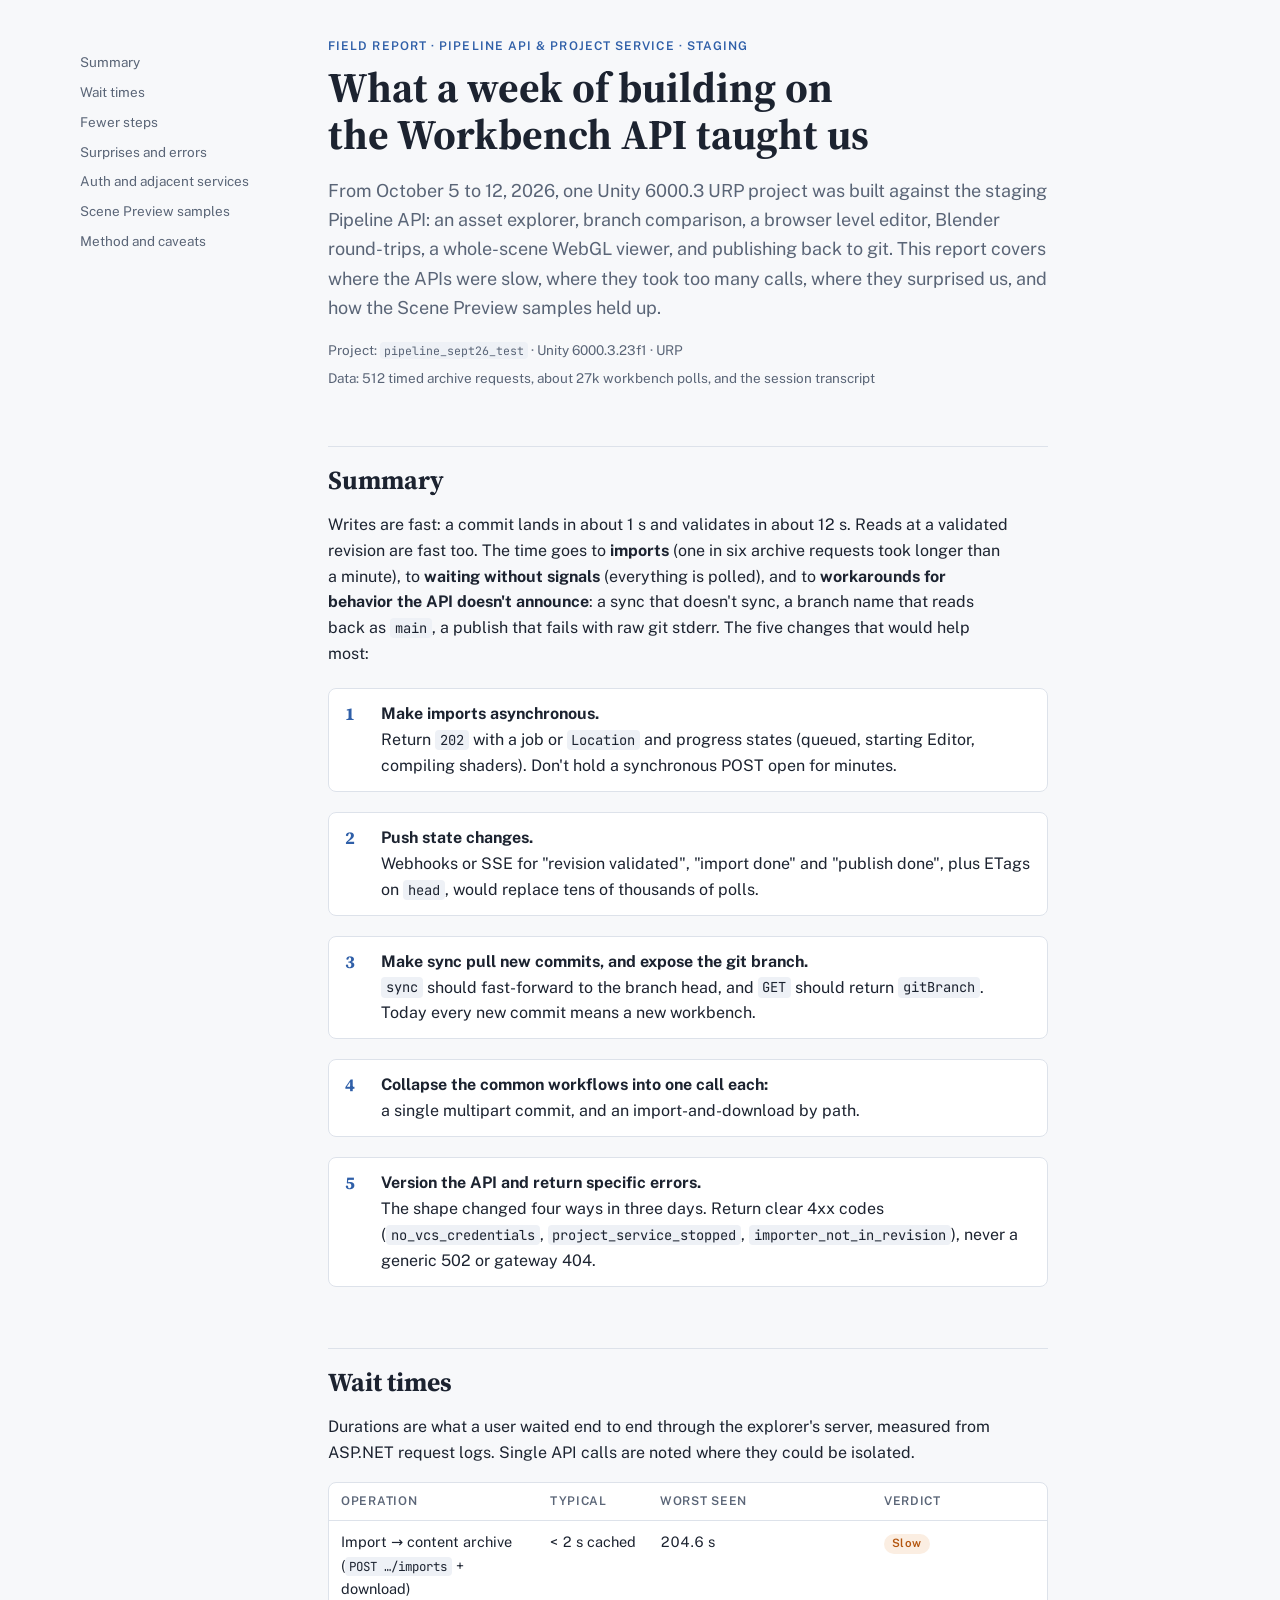
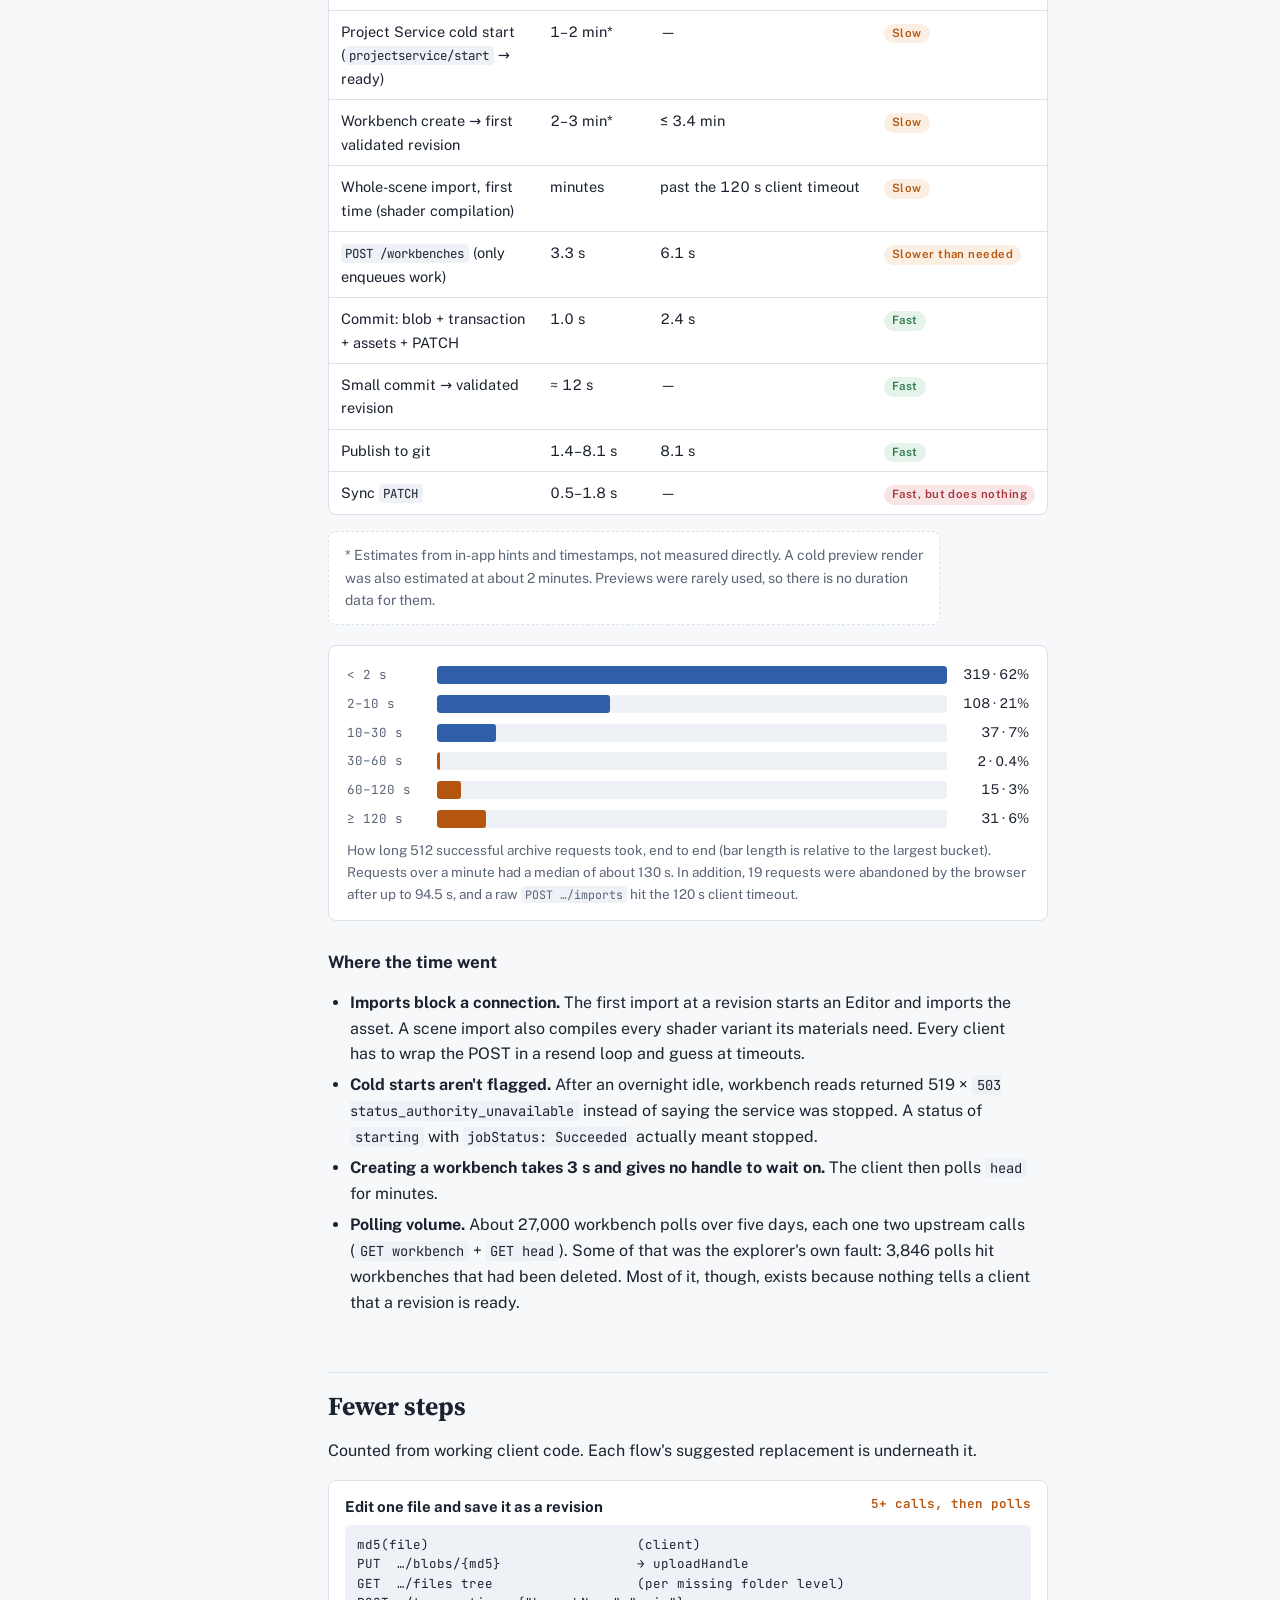
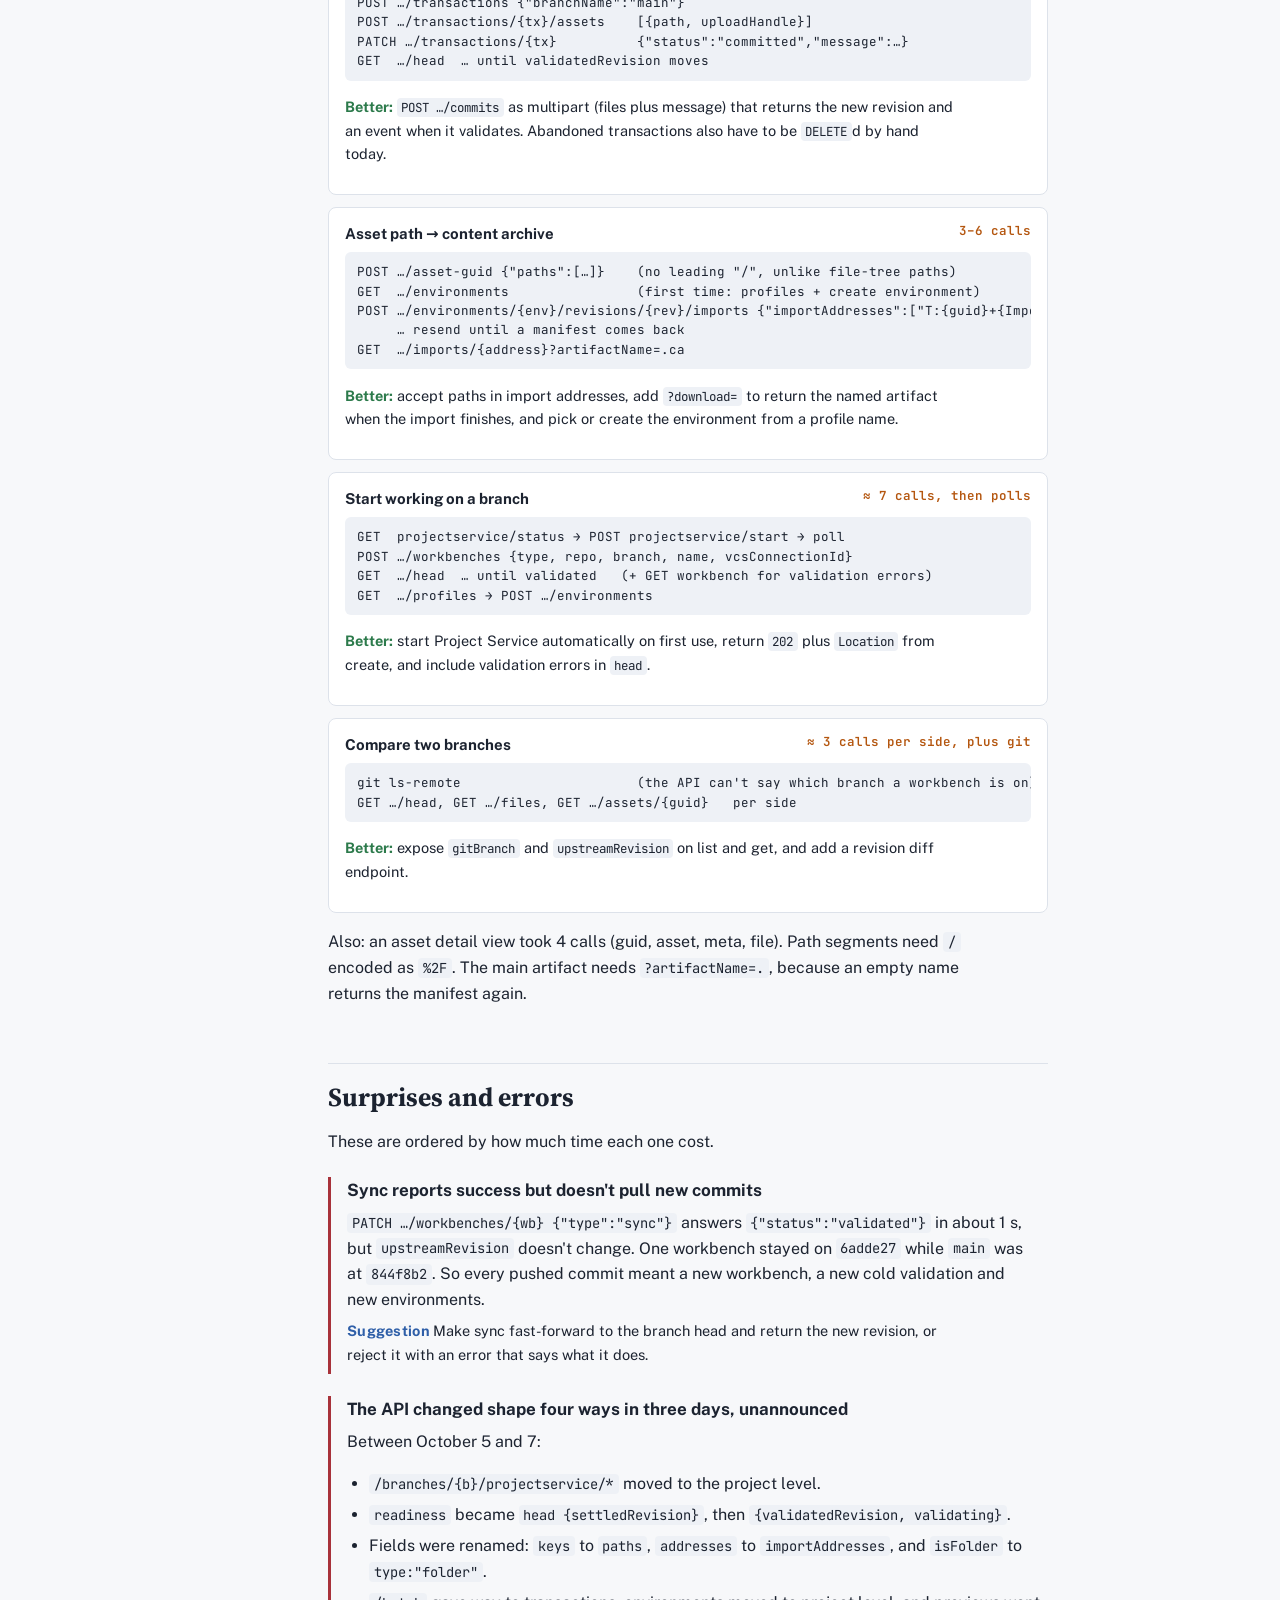
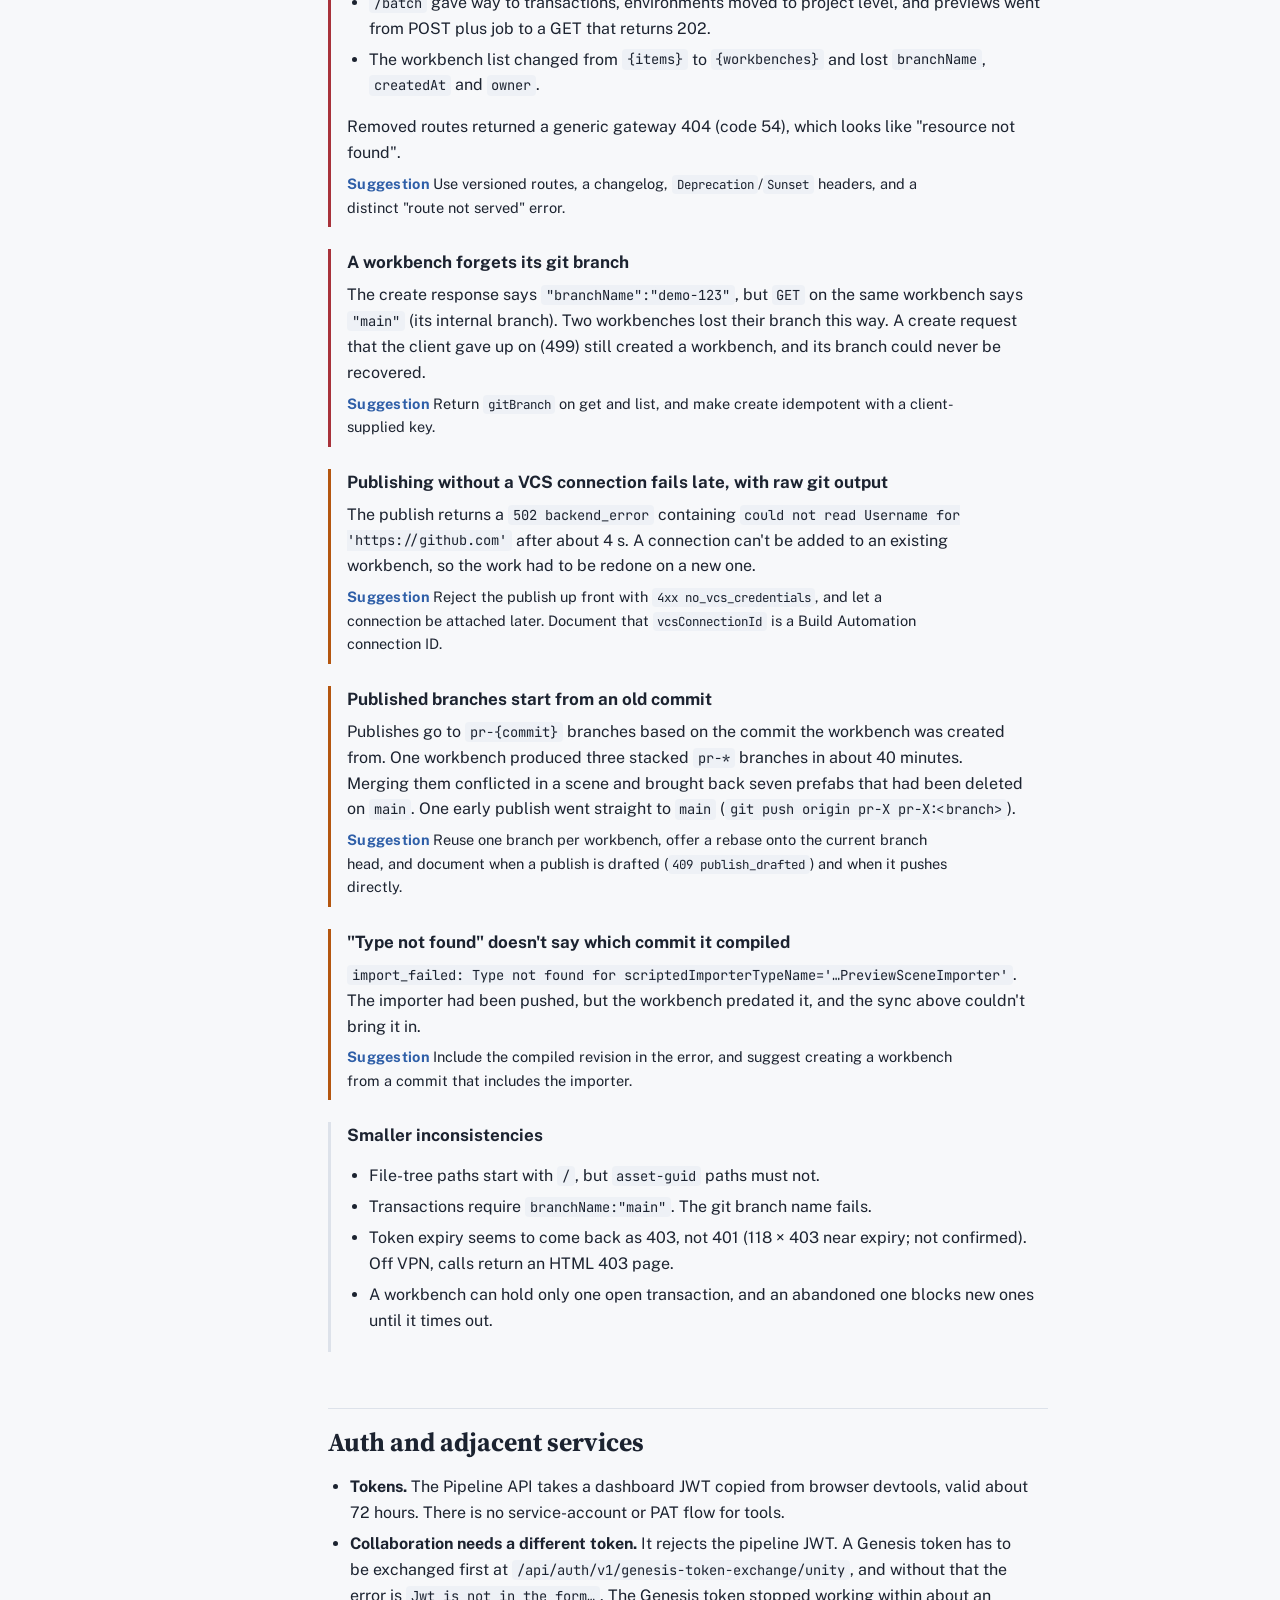
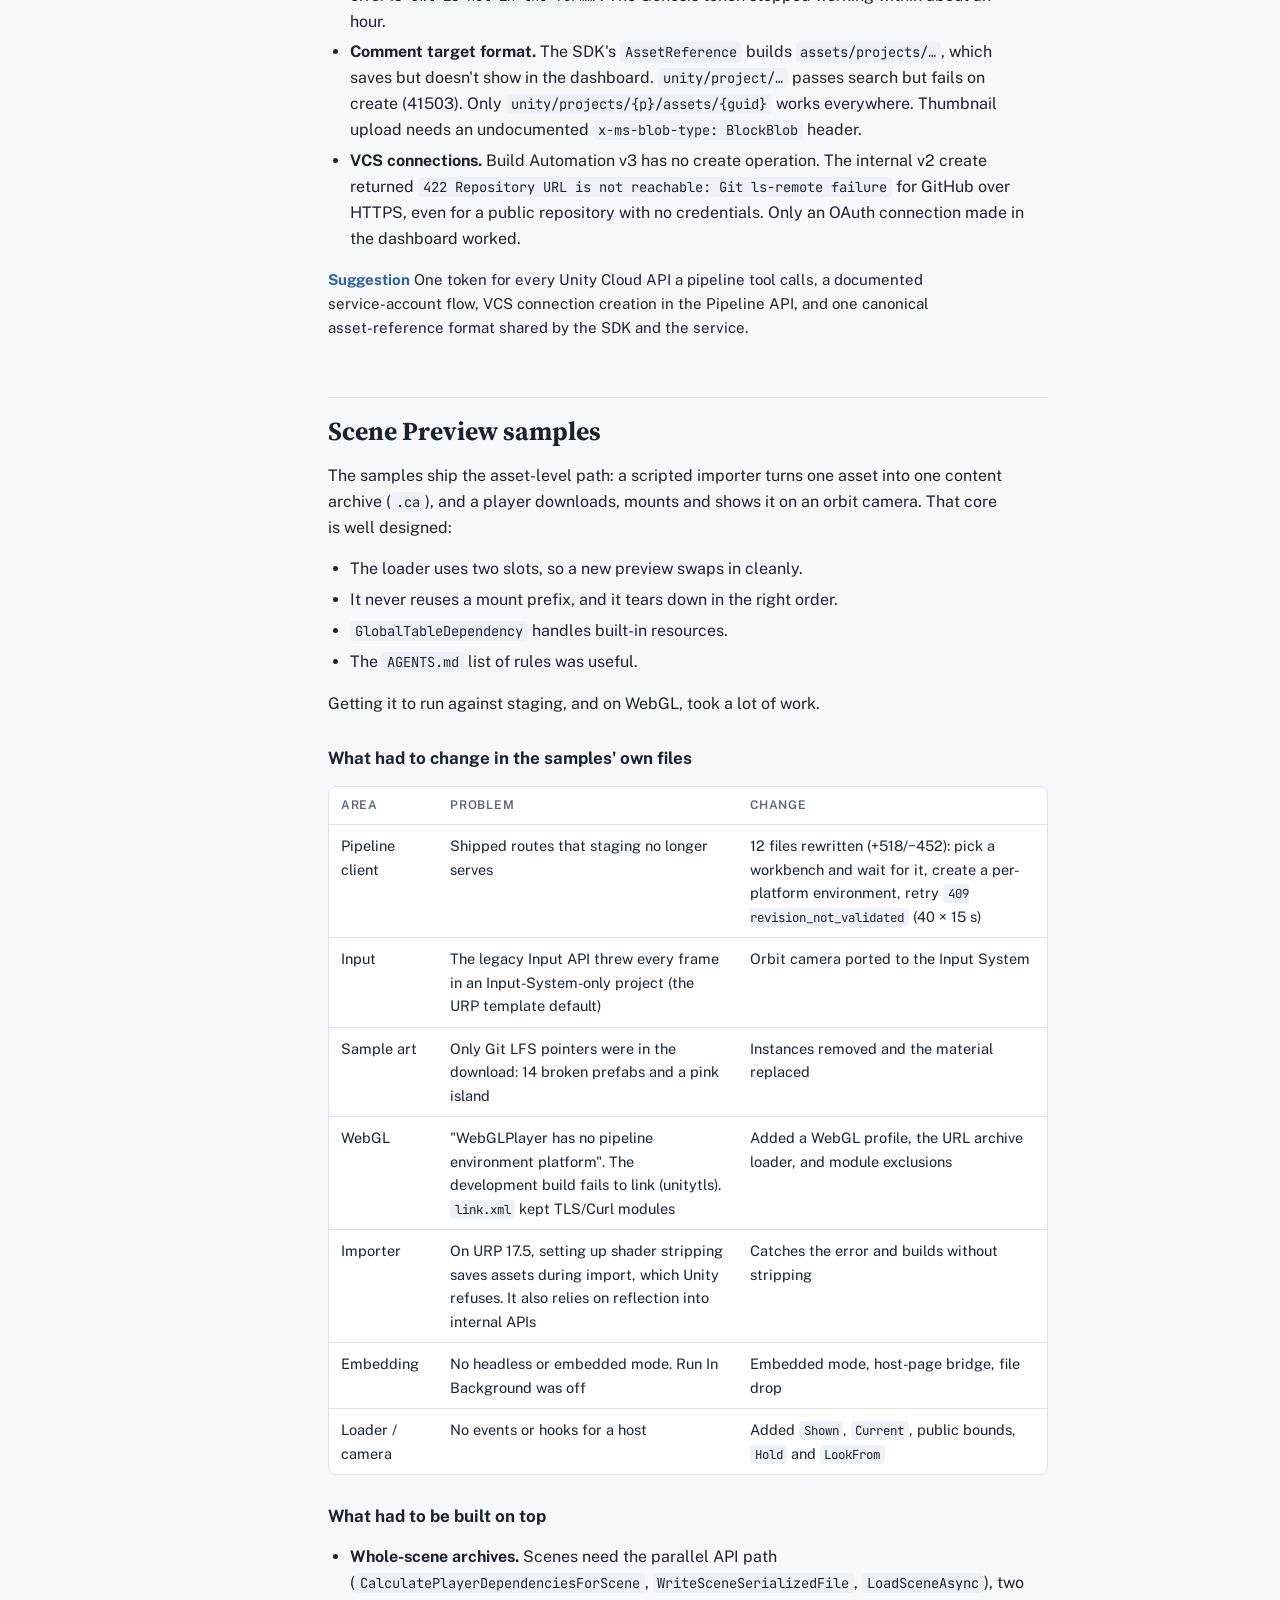
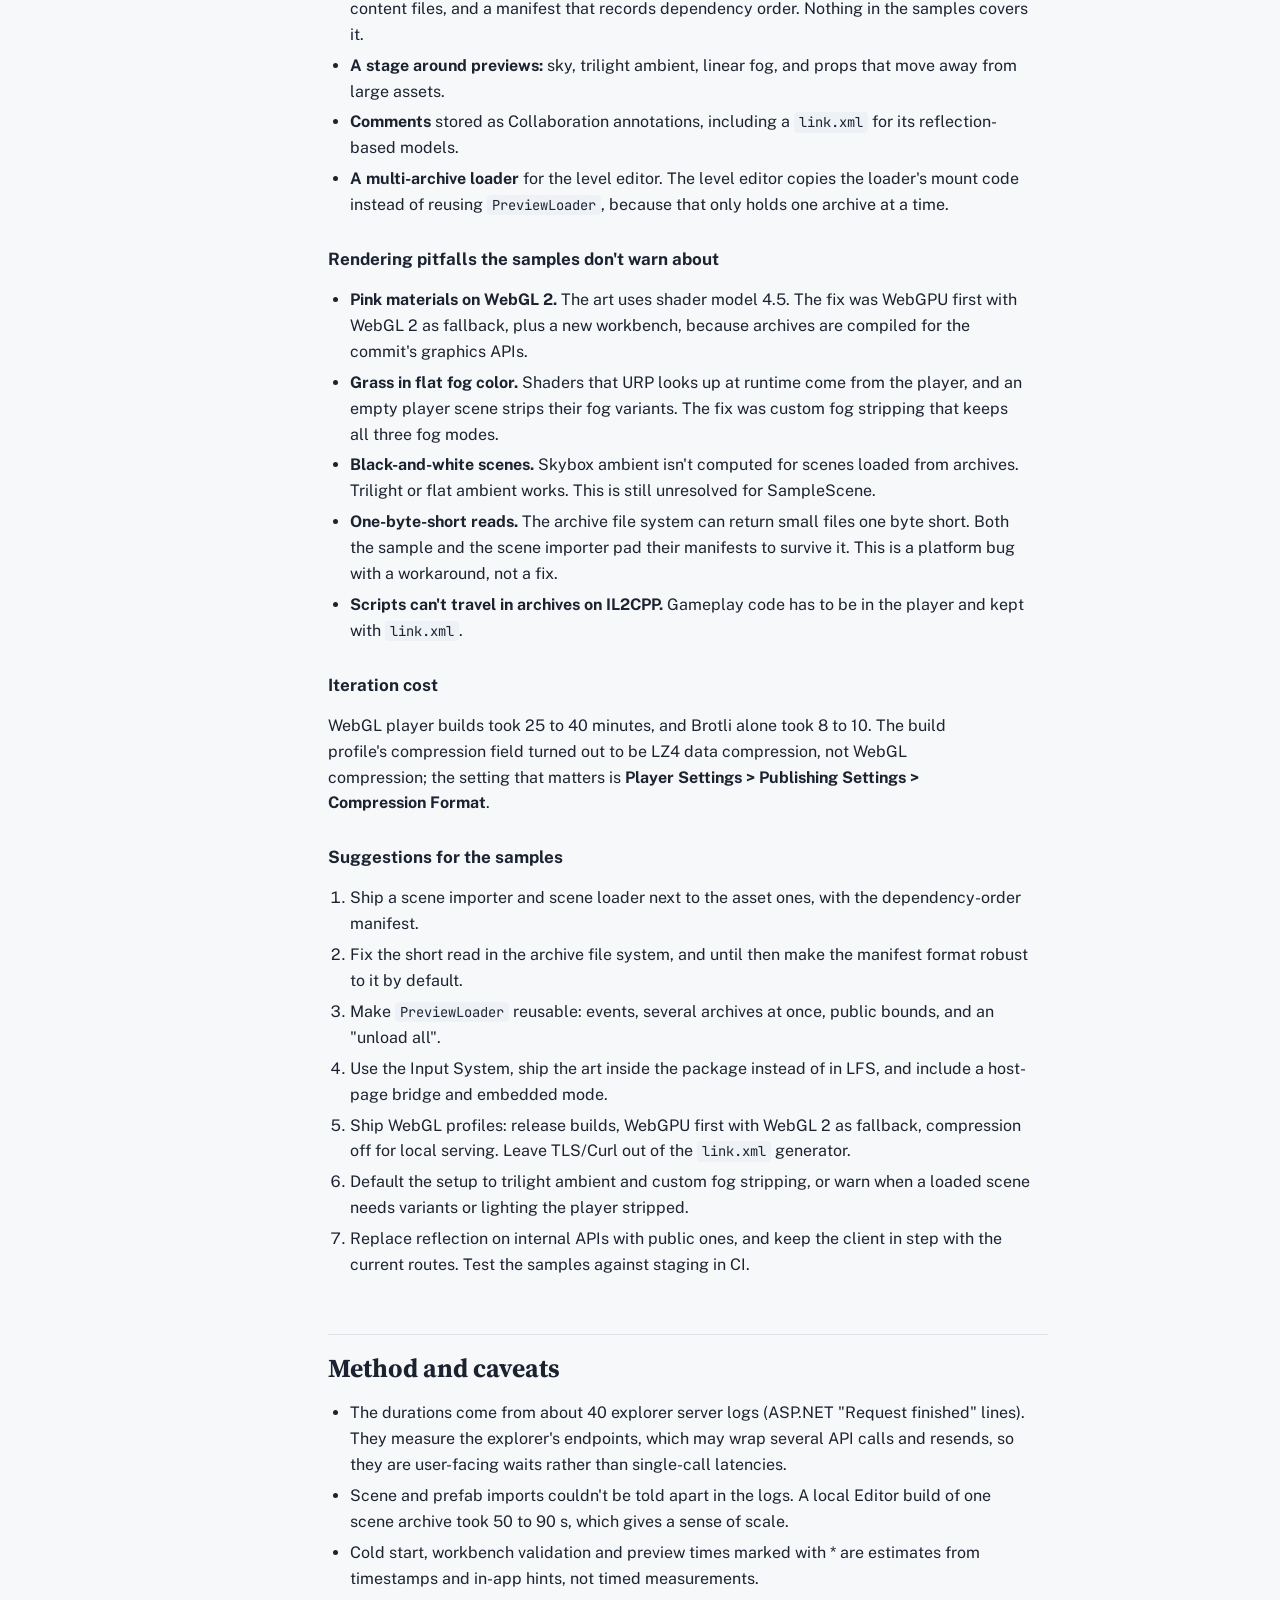
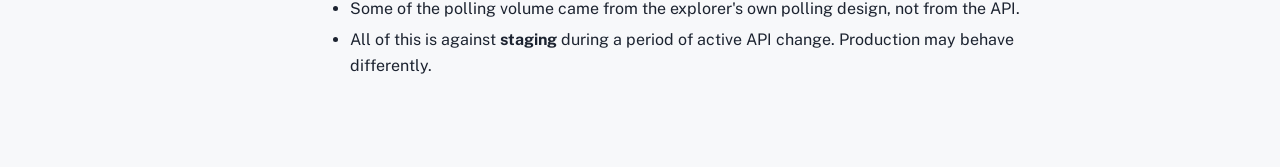
<file: docs/reports/pipeline-api-field-report.html>
<!doctype html>
<html lang="en">
<head>
<meta charset="utf-8">
<meta name="viewport" content="width=device-width, initial-scale=1">
<title>Pipeline API Field Report</title>
<link rel="preconnect" href="https://fonts.googleapis.com">
<link rel="stylesheet" href="https://fonts.googleapis.com/css2?family=Source+Serif+4:opsz,wght@8..60,600;8..60,700&family=Public+Sans:wght@400;600;700&family=JetBrains+Mono:wght@400;600&display=swap">
<style>
/* Layout: single reading column (~70ch) with a sticky section index on wide screens; tables and code scroll inside their own boxes. */
:root {
  --bg: #f7f8fa; --surface: #ffffff; --fg: #1c2330; --muted: #5a6577; --line: #dde2ea;
  --accent: #2f5fa8; --slow: #b4560f; --slow-bg: #fbeee2; --ok: #2c7a4b; --ok-bg: #e5f3ea; --bad: #a8323a; --bad-bg: #f8e6e7;
  --code-bg: #eef1f6;
  --display: "Source Serif 4", Georgia, serif;
  --body: "Public Sans", "Segoe UI", system-ui, sans-serif;
  --mono: "JetBrains Mono", Consolas, monospace;
}
@media (prefers-color-scheme: dark) { :root:not([data-theme="light"]) {
  --bg: #12161d; --surface: #191f28; --fg: #e3e8ef; --muted: #98a3b4; --line: #2a3340;
  --accent: #7ea6e6; --slow: #f0a868; --slow-bg: #33241a; --ok: #6fcf97; --ok-bg: #16291f; --bad: #f08a90; --bad-bg: #331a1d; --code-bg: #212833; color-scheme: dark; } }
:root[data-theme="dark"] {
  --bg: #12161d; --surface: #191f28; --fg: #e3e8ef; --muted: #98a3b4; --line: #2a3340;
  --accent: #7ea6e6; --slow: #f0a868; --slow-bg: #33241a; --ok: #6fcf97; --ok-bg: #16291f; --bad: #f08a90; --bad-bg: #331a1d; --code-bg: #212833; color-scheme: dark; }

* { box-sizing: border-box; }
body { margin: 0; background: var(--bg); color: var(--fg); font: 16px/1.62 var(--body); padding-inline: 16px; padding-block: 0 72px; }
.wrap { max-width: 1120px; margin: 0 auto; display: grid; grid-template-columns: 200px minmax(0, 1fr); gap: 48px; }
aside { position: sticky; top: env(safe-area-inset-top, 0px); align-self: start; padding-top: 48px; font-size: 13.5px; }
aside a { display: block; color: var(--muted); text-decoration: none; padding: 4px 0; }
aside a:hover, aside a:focus-visible { color: var(--accent); }
main { min-width: 0; max-width: 72ch; padding-top: 40px; }
header .eyebrow { font: 600 12px/1 var(--body); letter-spacing: .09em; text-transform: uppercase; color: var(--accent); }
h1 { font: 700 clamp(30px, 4.6vw, 42px)/1.12 var(--display); margin: 12px 0 14px; text-wrap: balance; }
h2 { font: 700 26px/1.2 var(--display); margin: 56px 0 14px; padding-top: 18px; border-top: 1px solid var(--line); text-wrap: balance; }
h3 { font: 700 17px/1.35 var(--body); margin: 30px 0 8px; text-wrap: balance; }
p, li { max-width: 68ch; }
.lede { font-size: 18px; color: var(--muted); }
.meta { font-size: 13.5px; color: var(--muted); display: flex; flex-wrap: wrap; gap: 6px 20px; margin-top: 18px; }
a { color: var(--accent); }
code { font: 0.86em var(--mono); background: var(--code-bg); padding: .08em .35em; border-radius: 4px; overflow-wrap: anywhere; }
ul, ol { padding-left: 22px; } li { margin: 5px 0; }

.asks { display: grid; gap: 10px; counter-reset: ask; padding: 0; list-style: none; }
.asks li { counter-increment: ask; background: var(--surface); border: 1px solid var(--line); border-radius: 8px; padding: 12px 16px 12px 52px; position: relative; max-width: none; }
.asks li::before { content: counter(ask); position: absolute; left: 16px; top: 12px; font: 700 18px/1.4 var(--display); color: var(--accent); }
.asks b { display: block; }

.tbl { overflow-x: auto; margin: 16px 0; border: 1px solid var(--line); border-radius: 8px; background: var(--surface); }
table { border-collapse: collapse; width: 100%; font-size: 14.5px; min-width: 560px; }
th, td { text-align: left; vertical-align: top; padding: 9px 12px; border-bottom: 1px solid var(--line); }
tr:last-child td { border-bottom: 0; }
th { font-size: 12px; letter-spacing: .06em; text-transform: uppercase; color: var(--muted); font-weight: 600; }
td.num { font-variant-numeric: tabular-nums; white-space: nowrap; }
.pill { display: inline-block; font: 600 11.5px/1 var(--body); letter-spacing: .04em; padding: 4px 8px; border-radius: 999px; white-space: nowrap; }
.pill.slow { color: var(--slow); background: var(--slow-bg); }
.pill.ok { color: var(--ok); background: var(--ok-bg); }
.pill.bad { color: var(--bad); background: var(--bad-bg); }

figure { margin: 20px 0; background: var(--surface); border: 1px solid var(--line); border-radius: 8px; padding: 18px 18px 14px; }
figcaption { font-size: 13.5px; color: var(--muted); margin-top: 10px; }
.bars { display: grid; grid-template-columns: 78px minmax(0, 1fr) 70px; gap: 7px 12px; align-items: center; font-size: 13.5px; }
.bars .lab { color: var(--muted); font-family: var(--mono); font-size: 12.5px; }
.bars .track { height: 18px; background: var(--code-bg); border-radius: 3px; overflow: hidden; }
.bars .fill { height: 100%; background: var(--accent); border-radius: 3px; }
.bars .fill.s { background: var(--slow); }
.bars .n { font-variant-numeric: tabular-nums; text-align: right; }

.flow { display: grid; gap: 12px; margin: 16px 0; }
.flow > div { background: var(--surface); border: 1px solid var(--line); border-radius: 8px; padding: 14px 16px; min-width: 0; }
.flow h4 { margin: 0 0 6px; font-size: 15px; display: flex; justify-content: space-between; gap: 12px; flex-wrap: wrap; }
.flow .calls { font: 600 12.5px var(--mono); color: var(--slow); white-space: nowrap; }
.flow pre { margin: 6px 0; font: 12.5px/1.55 var(--mono); background: var(--code-bg); padding: 10px 12px; border-radius: 6px; overflow-x: auto; }
.flow .better { font-size: 14.5px; color: var(--fg); }
.flow .better b { color: var(--ok); }

.finding { border-left: 3px solid var(--line); padding: 2px 0 2px 16px; margin: 22px 0; }
.finding.hi { border-color: var(--bad); }
.finding.md { border-color: var(--slow); }
.finding h3 { margin-top: 0; }
.finding p { margin: 6px 0; }
.finding .fix { font-size: 14.5px; }
.finding .fix::before { content: "Suggestion  "; font-weight: 700; color: var(--accent); letter-spacing: .02em; }

.note { font-size: 14px; color: var(--muted); background: var(--surface); border: 1px dashed var(--line); border-radius: 8px; padding: 12px 16px; }
@media (max-width: 860px) { .wrap { grid-template-columns: 1fr; gap: 0; } aside { display: none; } main { padding-top: 28px; } }
@media (max-width: 480px) { .bars { grid-template-columns: 64px minmax(0, 1fr) 56px; } }
</style>
</head>
<body>

<div class="wrap">
<aside aria-label="Sections">
  <a href="#summary">Summary</a>
  <a href="#waits">Wait times</a>
  <a href="#steps">Fewer steps</a>
  <a href="#behavior">Surprises and errors</a>
  <a href="#auth">Auth and adjacent services</a>
  <a href="#samples">Scene Preview samples</a>
  <a href="#method">Method and caveats</a>
</aside>

<main>
<header>
  <div class="eyebrow">Field report · Pipeline API &amp; Project Service · staging</div>
  <h1>What a week of building on the Workbench API taught us</h1>
  <p class="lede">From October 5 to 12, 2026, one Unity 6000.3 URP project was built against the staging Pipeline API: an asset explorer, branch comparison, a browser level editor, Blender round-trips, a whole-scene WebGL viewer, and publishing back to git. This report covers where the APIs were slow, where they took too many calls, where they surprised us, and how the Scene Preview samples held up.</p>
  <div class="meta"><span>Project: <code>pipeline_sept26_test</code> · Unity 6000.3.23f1 · URP</span><span>Data: 512 timed archive requests, about 27k workbench polls, and the session transcript</span></div>
</header>

<h2 id="summary">Summary</h2>
<p>Writes are fast: a commit lands in about 1 s and validates in about 12 s. Reads at a validated revision are fast too. The time goes to <strong>imports</strong> (one in six archive requests took longer than a minute), to <strong>waiting without signals</strong> (everything is polled), and to <strong>workarounds for behavior the API doesn't announce</strong>: a sync that doesn't sync, a branch name that reads back as <code>main</code>, a publish that fails with raw git stderr. The five changes that would help most:</p>
<ol class="asks">
  <li><b>Make imports asynchronous.</b> Return <code>202</code> with a job or <code>Location</code> and progress states (queued, starting Editor, compiling shaders). Don't hold a synchronous POST open for minutes.</li>
  <li><b>Push state changes.</b> Webhooks or SSE for "revision validated", "import done" and "publish done", plus ETags on <code>head</code>, would replace tens of thousands of polls.</li>
  <li><b>Make sync pull new commits, and expose the git branch.</b> <code>sync</code> should fast-forward to the branch head, and <code>GET</code> should return <code>gitBranch</code>. Today every new commit means a new workbench.</li>
  <li><b>Collapse the common workflows into one call each:</b> a single multipart commit, and an import-and-download by path.</li>
  <li><b>Version the API and return specific errors.</b> The shape changed four ways in three days. Return clear 4xx codes (<code>no_vcs_credentials</code>, <code>project_service_stopped</code>, <code>importer_not_in_revision</code>), never a generic 502 or gateway 404.</li>
</ol>

<h2 id="waits">Wait times</h2>
<p>Durations are what a user waited end to end through the explorer's server, measured from ASP.NET request logs. Single API calls are noted where they could be isolated.</p>

<div class="tbl"><table>
<thead><tr><th>Operation</th><th>Typical</th><th>Worst seen</th><th>Verdict</th></tr></thead>
<tbody>
<tr><td>Import → content archive (<code>POST …/imports</code> + download)</td><td class="num">&lt; 2 s cached</td><td class="num">204.6 s</td><td><span class="pill slow">Slow</span></td></tr>
<tr><td>Project Service cold start (<code>projectservice/start</code> → ready)</td><td class="num">1–2 min*</td><td class="num">—</td><td><span class="pill slow">Slow</span></td></tr>
<tr><td>Workbench create → first validated revision</td><td class="num">2–3 min*</td><td class="num">≤ 3.4 min</td><td><span class="pill slow">Slow</span></td></tr>
<tr><td>Whole-scene import, first time (shader compilation)</td><td class="num">minutes</td><td class="num">past the 120 s client timeout</td><td><span class="pill slow">Slow</span></td></tr>
<tr><td><code>POST /workbenches</code> (only enqueues work)</td><td class="num">3.3 s</td><td class="num">6.1 s</td><td><span class="pill slow">Slower than needed</span></td></tr>
<tr><td>Commit: blob + transaction + assets + PATCH</td><td class="num">1.0 s</td><td class="num">2.4 s</td><td><span class="pill ok">Fast</span></td></tr>
<tr><td>Small commit → validated revision</td><td class="num">≈ 12 s</td><td class="num">—</td><td><span class="pill ok">Fast</span></td></tr>
<tr><td>Publish to git</td><td class="num">1.4–8.1 s</td><td class="num">8.1 s</td><td><span class="pill ok">Fast</span></td></tr>
<tr><td>Sync <code>PATCH</code></td><td class="num">0.5–1.8 s</td><td class="num">—</td><td><span class="pill bad">Fast, but does nothing</span></td></tr>
</tbody></table></div>
<p class="note">* Estimates from in-app hints and timestamps, not measured directly. A cold preview render was also estimated at about 2 minutes. Previews were rarely used, so there is no duration data for them.</p>

<figure>
  <div class="bars" role="img" aria-label="Distribution of 512 archive request durations">
    <span class="lab">&lt; 2 s</span><div class="track"><div class="fill" style="width:100%"></div></div><span class="n">319 · 62%</span>
    <span class="lab">2–10 s</span><div class="track"><div class="fill" style="width:33.9%"></div></div><span class="n">108 · 21%</span>
    <span class="lab">10–30 s</span><div class="track"><div class="fill" style="width:11.6%"></div></div><span class="n">37 · 7%</span>
    <span class="lab">30–60 s</span><div class="track"><div class="fill s" style="width:0.6%"></div></div><span class="n">2 · 0.4%</span>
    <span class="lab">60–120 s</span><div class="track"><div class="fill s" style="width:4.7%"></div></div><span class="n">15 · 3%</span>
    <span class="lab">≥ 120 s</span><div class="track"><div class="fill s" style="width:9.7%"></div></div><span class="n">31 · 6%</span>
  </div>
  <figcaption>How long 512 successful archive requests took, end to end (bar length is relative to the largest bucket). Requests over a minute had a median of about 130 s. In addition, 19 requests were abandoned by the browser after up to 94.5 s, and a raw <code>POST …/imports</code> hit the 120 s client timeout.</figcaption>
</figure>

<h3>Where the time went</h3>
<ul>
  <li><strong>Imports block a connection.</strong> The first import at a revision starts an Editor and imports the asset. A scene import also compiles every shader variant its materials need. Every client has to wrap the POST in a resend loop and guess at timeouts.</li>
  <li><strong>Cold starts aren't flagged.</strong> After an overnight idle, workbench reads returned 519 × <code>503 status_authority_unavailable</code> instead of saying the service was stopped. A status of <code>starting</code> with <code>jobStatus: Succeeded</code> actually meant stopped.</li>
  <li><strong>Creating a workbench takes 3 s and gives no handle to wait on.</strong> The client then polls <code>head</code> for minutes.</li>
  <li><strong>Polling volume.</strong> About 27,000 workbench polls over five days, each one two upstream calls (<code>GET workbench</code> + <code>GET head</code>). Some of that was the explorer's own fault: 3,846 polls hit workbenches that had been deleted. Most of it, though, exists because nothing tells a client that a revision is ready.</li>
</ul>

<h2 id="steps">Fewer steps</h2>
<p>Counted from working client code. Each flow's suggested replacement is underneath it.</p>
<div class="flow">
  <div>
    <h4>Edit one file and save it as a revision <span class="calls">5+ calls, then polls</span></h4>
<pre>md5(file)                          (client)
PUT  …/blobs/{md5}                 → uploadHandle
GET  …/files tree                  (per missing folder level)
POST …/transactions {"branchName":"main"}
POST …/transactions/{tx}/assets    [{path, uploadHandle}]
PATCH …/transactions/{tx}          {"status":"committed","message":…}
GET  …/head  … until validatedRevision moves</pre>
    <p class="better"><b>Better:</b> <code>POST …/commits</code> as multipart (files plus message) that returns the new revision and an event when it validates. Abandoned transactions also have to be <code>DELETE</code>d by hand today.</p>
  </div>
  <div>
    <h4>Asset path → content archive <span class="calls">3–6 calls</span></h4>
<pre>POST …/asset-guid {"paths":[…]}    (no leading "/", unlike file-tree paths)
GET  …/environments                (first time: profiles + create environment)
POST …/environments/{env}/revisions/{rev}/imports {"importAddresses":["T:{guid}+{Importer}"]}
     … resend until a manifest comes back
GET  …/imports/{address}?artifactName=.ca</pre>
    <p class="better"><b>Better:</b> accept paths in import addresses, add <code>?download=</code> to return the named artifact when the import finishes, and pick or create the environment from a profile name.</p>
  </div>
  <div>
    <h4>Start working on a branch <span class="calls">≈ 7 calls, then polls</span></h4>
<pre>GET  projectservice/status → POST projectservice/start → poll
POST …/workbenches {type, repo, branch, name, vcsConnectionId}
GET  …/head  … until validated   (+ GET workbench for validation errors)
GET  …/profiles → POST …/environments</pre>
    <p class="better"><b>Better:</b> start Project Service automatically on first use, return <code>202</code> plus <code>Location</code> from create, and include validation errors in <code>head</code>.</p>
  </div>
  <div>
    <h4>Compare two branches <span class="calls">≈ 3 calls per side, plus git</span></h4>
<pre>git ls-remote                      (the API can't say which branch a workbench is on)
GET …/head, GET …/files, GET …/assets/{guid}   per side</pre>
    <p class="better"><b>Better:</b> expose <code>gitBranch</code> and <code>upstreamRevision</code> on list and get, and add a revision diff endpoint.</p>
  </div>
</div>
<p>Also: an asset detail view took 4 calls (guid, asset, meta, file). Path segments need <code>/</code> encoded as <code>%2F</code>. The main artifact needs <code>?artifactName=.</code>, because an empty name returns the manifest again.</p>

<h2 id="behavior">Surprises and errors</h2>
<p>These are ordered by how much time each one cost.</p>

<div class="finding hi">
  <h3>Sync reports success but doesn't pull new commits</h3>
  <p><code>PATCH …/workbenches/{wb} {"type":"sync"}</code> answers <code>{"status":"validated"}</code> in about 1 s, but <code>upstreamRevision</code> doesn't change. One workbench stayed on <code>6adde27</code> while <code>main</code> was at <code>844f8b2</code>. So every pushed commit meant a new workbench, a new cold validation and new environments.</p>
  <p class="fix">Make sync fast-forward to the branch head and return the new revision, or reject it with an error that says what it does.</p>
</div>

<div class="finding hi">
  <h3>The API changed shape four ways in three days, unannounced</h3>
  <p>Between October 5 and 7:</p>
  <ul>
    <li><code>/branches/{b}/projectservice/*</code> moved to the project level.</li>
    <li><code>readiness</code> became <code>head {settledRevision}</code>, then <code>{validatedRevision, validating}</code>.</li>
    <li>Fields were renamed: <code>keys</code> to <code>paths</code>, <code>addresses</code> to <code>importAddresses</code>, and <code>isFolder</code> to <code>type:"folder"</code>.</li>
    <li><code>/batch</code> gave way to transactions, environments moved to project level, and previews went from POST plus job to a GET that returns 202.</li>
    <li>The workbench list changed from <code>{items}</code> to <code>{workbenches}</code> and lost <code>branchName</code>, <code>createdAt</code> and <code>owner</code>.</li>
  </ul>
  <p>Removed routes returned a generic gateway 404 (code 54), which looks like "resource not found".</p>
  <p class="fix">Use versioned routes, a changelog, <code>Deprecation</code>/<code>Sunset</code> headers, and a distinct "route not served" error.</p>
</div>

<div class="finding hi">
  <h3>A workbench forgets its git branch</h3>
  <p>The create response says <code>"branchName":"demo-123"</code>, but <code>GET</code> on the same workbench says <code>"main"</code> (its internal branch). Two workbenches lost their branch this way. A create request that the client gave up on (499) still created a workbench, and its branch could never be recovered.</p>
  <p class="fix">Return <code>gitBranch</code> on get and list, and make create idempotent with a client-supplied key.</p>
</div>

<div class="finding md">
  <h3>Publishing without a VCS connection fails late, with raw git output</h3>
  <p>The publish returns a <code>502 backend_error</code> containing <code>could not read Username for 'https://github.com'</code> after about 4 s. A connection can't be added to an existing workbench, so the work had to be redone on a new one.</p>
  <p class="fix">Reject the publish up front with <code>4xx no_vcs_credentials</code>, and let a connection be attached later. Document that <code>vcsConnectionId</code> is a Build Automation connection ID.</p>
</div>

<div class="finding md">
  <h3>Published branches start from an old commit</h3>
  <p>Publishes go to <code>pr-{commit}</code> branches based on the commit the workbench was created from. One workbench produced three stacked <code>pr-*</code> branches in about 40 minutes. Merging them conflicted in a scene and brought back seven prefabs that had been deleted on <code>main</code>. One early publish went straight to <code>main</code> (<code>git push origin pr-X pr-X:&lt;branch&gt;</code>).</p>
  <p class="fix">Reuse one branch per workbench, offer a rebase onto the current branch head, and document when a publish is drafted (<code>409 publish_drafted</code>) and when it pushes directly.</p>
</div>

<div class="finding md">
  <h3>"Type not found" doesn't say which commit it compiled</h3>
  <p><code>import_failed: Type not found for scriptedImporterTypeName='…PreviewSceneImporter'</code>. The importer had been pushed, but the workbench predated it, and the sync above couldn't bring it in.</p>
  <p class="fix">Include the compiled revision in the error, and suggest creating a workbench from a commit that includes the importer.</p>
</div>

<div class="finding">
  <h3>Smaller inconsistencies</h3>
  <ul>
    <li>File-tree paths start with <code>/</code>, but <code>asset-guid</code> paths must not.</li>
    <li>Transactions require <code>branchName:"main"</code>. The git branch name fails.</li>
    <li>Token expiry seems to come back as 403, not 401 (118 × 403 near expiry; not confirmed). Off VPN, calls return an HTML 403 page.</li>
    <li>A workbench can hold only one open transaction, and an abandoned one blocks new ones until it times out.</li>
  </ul>
</div>

<h2 id="auth">Auth and adjacent services</h2>
<ul>
  <li><strong>Tokens.</strong> The Pipeline API takes a dashboard JWT copied from browser devtools, valid about 72 hours. There is no service-account or PAT flow for tools.</li>
  <li><strong>Collaboration needs a different token.</strong> It rejects the pipeline JWT. A Genesis token has to be exchanged first at <code>/api/auth/v1/genesis-token-exchange/unity</code>, and without that the error is <code>Jwt is not in the form…</code>. The Genesis token stopped working within about an hour.</li>
  <li><strong>Comment target format.</strong> The SDK's <code>AssetReference</code> builds <code>assets/projects/…</code>, which saves but doesn't show in the dashboard. <code>unity/project/…</code> passes search but fails on create (41503). Only <code>unity/projects/{p}/assets/{guid}</code> works everywhere. Thumbnail upload needs an undocumented <code>x-ms-blob-type: BlockBlob</code> header.</li>
  <li><strong>VCS connections.</strong> Build Automation v3 has no create operation. The internal v2 create returned <code>422 Repository URL is not reachable: Git ls-remote failure</code> for GitHub over HTTPS, even for a public repository with no credentials. Only an OAuth connection made in the dashboard worked.</li>
</ul>
<p class="fix" style="font-size:15px"><strong style="color:var(--accent)">Suggestion</strong> One token for every Unity Cloud API a pipeline tool calls, a documented service-account flow, VCS connection creation in the Pipeline API, and one canonical asset-reference format shared by the SDK and the service.</p>

<h2 id="samples">Scene Preview samples</h2>
<p>The samples ship the asset-level path: a scripted importer turns one asset into one content archive (<code>.ca</code>), and a player downloads, mounts and shows it on an orbit camera. That core is well designed:</p>
<ul>
  <li>The loader uses two slots, so a new preview swaps in cleanly.</li>
  <li>It never reuses a mount prefix, and it tears down in the right order.</li>
  <li><code>GlobalTableDependency</code> handles built-in resources.</li>
  <li>The <code>AGENTS.md</code> list of rules was useful.</li>
</ul>
<p>Getting it to run against staging, and on WebGL, took a lot of work.</p>

<h3>What had to change in the samples' own files</h3>
<div class="tbl"><table>
<thead><tr><th>Area</th><th>Problem</th><th>Change</th></tr></thead>
<tbody>
<tr><td>Pipeline client</td><td>Shipped routes that staging no longer serves</td><td>12 files rewritten (+518/−452): pick a workbench and wait for it, create a per-platform environment, retry <code>409 revision_not_validated</code> (40 × 15 s)</td></tr>
<tr><td>Input</td><td>The legacy Input API threw every frame in an Input-System-only project (the URP template default)</td><td>Orbit camera ported to the Input System</td></tr>
<tr><td>Sample art</td><td>Only Git LFS pointers were in the download: 14 broken prefabs and a pink island</td><td>Instances removed and the material replaced</td></tr>
<tr><td>WebGL</td><td>"WebGLPlayer has no pipeline environment platform". The development build fails to link (unitytls). <code>link.xml</code> kept TLS/Curl modules</td><td>Added a WebGL profile, the URL archive loader, and module exclusions</td></tr>
<tr><td>Importer</td><td>On URP 17.5, setting up shader stripping saves assets during import, which Unity refuses. It also relies on reflection into internal APIs</td><td>Catches the error and builds without stripping</td></tr>
<tr><td>Embedding</td><td>No headless or embedded mode. Run In Background was off</td><td>Embedded mode, host-page bridge, file drop</td></tr>
<tr><td>Loader / camera</td><td>No events or hooks for a host</td><td>Added <code>Shown</code>, <code>Current</code>, public bounds, <code>Hold</code> and <code>LookFrom</code></td></tr>
</tbody></table></div>

<h3>What had to be built on top</h3>
<ul>
  <li><strong>Whole-scene archives.</strong> Scenes need the parallel API path (<code>CalculatePlayerDependenciesForScene</code>, <code>WriteSceneSerializedFile</code>, <code>LoadSceneAsync</code>), two content files, and a manifest that records dependency order. Nothing in the samples covers it.</li>
  <li><strong>A stage around previews:</strong> sky, trilight ambient, linear fog, and props that move away from large assets.</li>
  <li><strong>Comments</strong> stored as Collaboration annotations, including a <code>link.xml</code> for its reflection-based models.</li>
  <li><strong>A multi-archive loader</strong> for the level editor. The level editor copies the loader's mount code instead of reusing <code>PreviewLoader</code>, because that only holds one archive at a time.</li>
</ul>

<h3>Rendering pitfalls the samples don't warn about</h3>
<ul>
  <li><strong>Pink materials on WebGL 2.</strong> The art uses shader model 4.5. The fix was WebGPU first with WebGL 2 as fallback, plus a new workbench, because archives are compiled for the commit's graphics APIs.</li>
  <li><strong>Grass in flat fog color.</strong> Shaders that URP looks up at runtime come from the player, and an empty player scene strips their fog variants. The fix was custom fog stripping that keeps all three fog modes.</li>
  <li><strong>Black-and-white scenes.</strong> Skybox ambient isn't computed for scenes loaded from archives. Trilight or flat ambient works. This is still unresolved for SampleScene.</li>
  <li><strong>One-byte-short reads.</strong> The archive file system can return small files one byte short. Both the sample and the scene importer pad their manifests to survive it. This is a platform bug with a workaround, not a fix.</li>
  <li><strong>Scripts can't travel in archives on IL2CPP.</strong> Gameplay code has to be in the player and kept with <code>link.xml</code>.</li>
</ul>

<h3>Iteration cost</h3>
<p>WebGL player builds took 25 to 40 minutes, and Brotli alone took 8 to 10. The build profile's compression field turned out to be LZ4 data compression, not WebGL compression; the setting that matters is <strong>Player Settings &gt; Publishing Settings &gt; Compression Format</strong>.</p>

<h3>Suggestions for the samples</h3>
<ol>
  <li>Ship a scene importer and scene loader next to the asset ones, with the dependency-order manifest.</li>
  <li>Fix the short read in the archive file system, and until then make the manifest format robust to it by default.</li>
  <li>Make <code>PreviewLoader</code> reusable: events, several archives at once, public bounds, and an "unload all".</li>
  <li>Use the Input System, ship the art inside the package instead of in LFS, and include a host-page bridge and embedded mode.</li>
  <li>Ship WebGL profiles: release builds, WebGPU first with WebGL 2 as fallback, compression off for local serving. Leave TLS/Curl out of the <code>link.xml</code> generator.</li>
  <li>Default the setup to trilight ambient and custom fog stripping, or warn when a loaded scene needs variants or lighting the player stripped.</li>
  <li>Replace reflection on internal APIs with public ones, and keep the client in step with the current routes. Test the samples against staging in CI.</li>
</ol>

<h2 id="method">Method and caveats</h2>
<ul>
  <li>The durations come from about 40 explorer server logs (ASP.NET "Request finished" lines). They measure the explorer's endpoints, which may wrap several API calls and resends, so they are user-facing waits rather than single-call latencies.</li>
  <li>Scene and prefab imports couldn't be told apart in the logs. A local Editor build of one scene archive took 50 to 90 s, which gives a sense of scale.</li>
  <li>Cold start, workbench validation and preview times marked with * are estimates from timestamps and in-app hints, not timed measurements.</li>
  <li>Some of the polling volume came from the explorer's own polling design, not from the API.</li>
  <li>All of this is against <strong>staging</strong> during a period of active API change. Production may behave differently.</li>
</ul>
</main>
</div>
</body>
</html>
</file>
